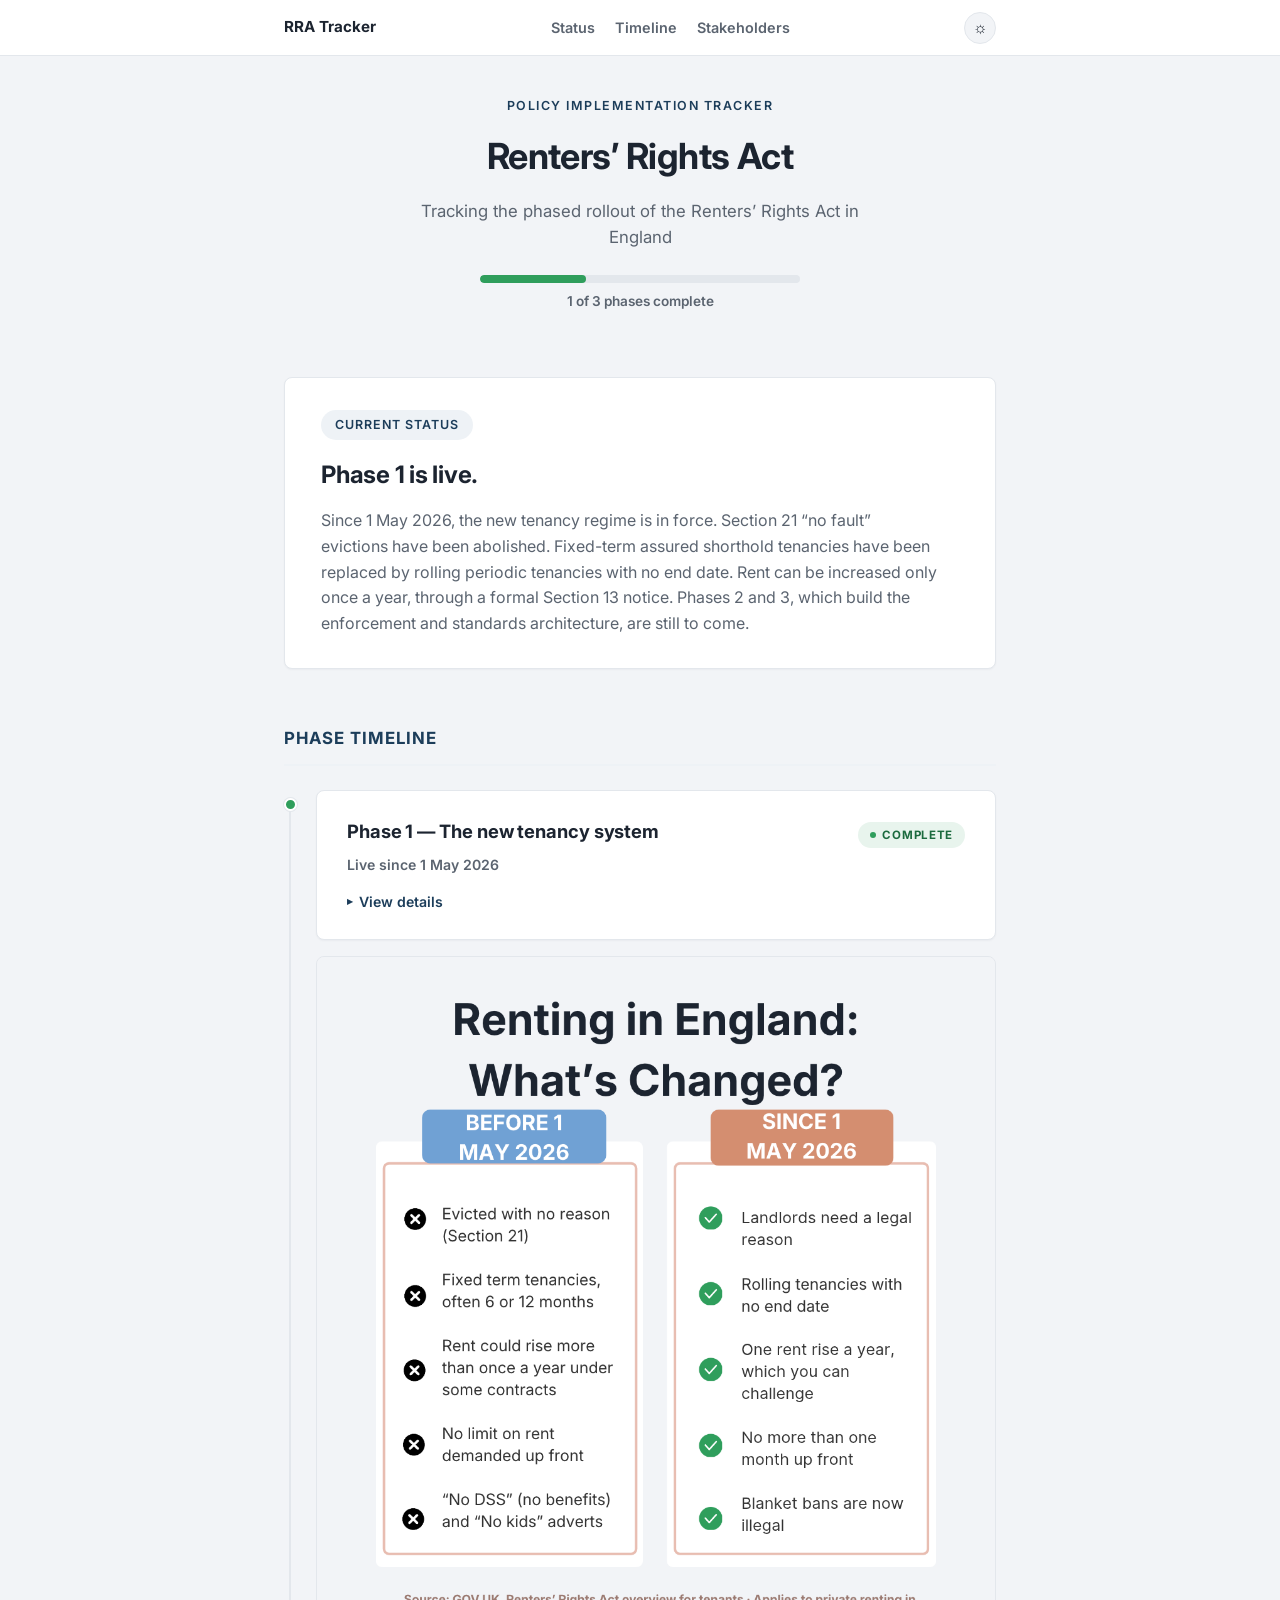
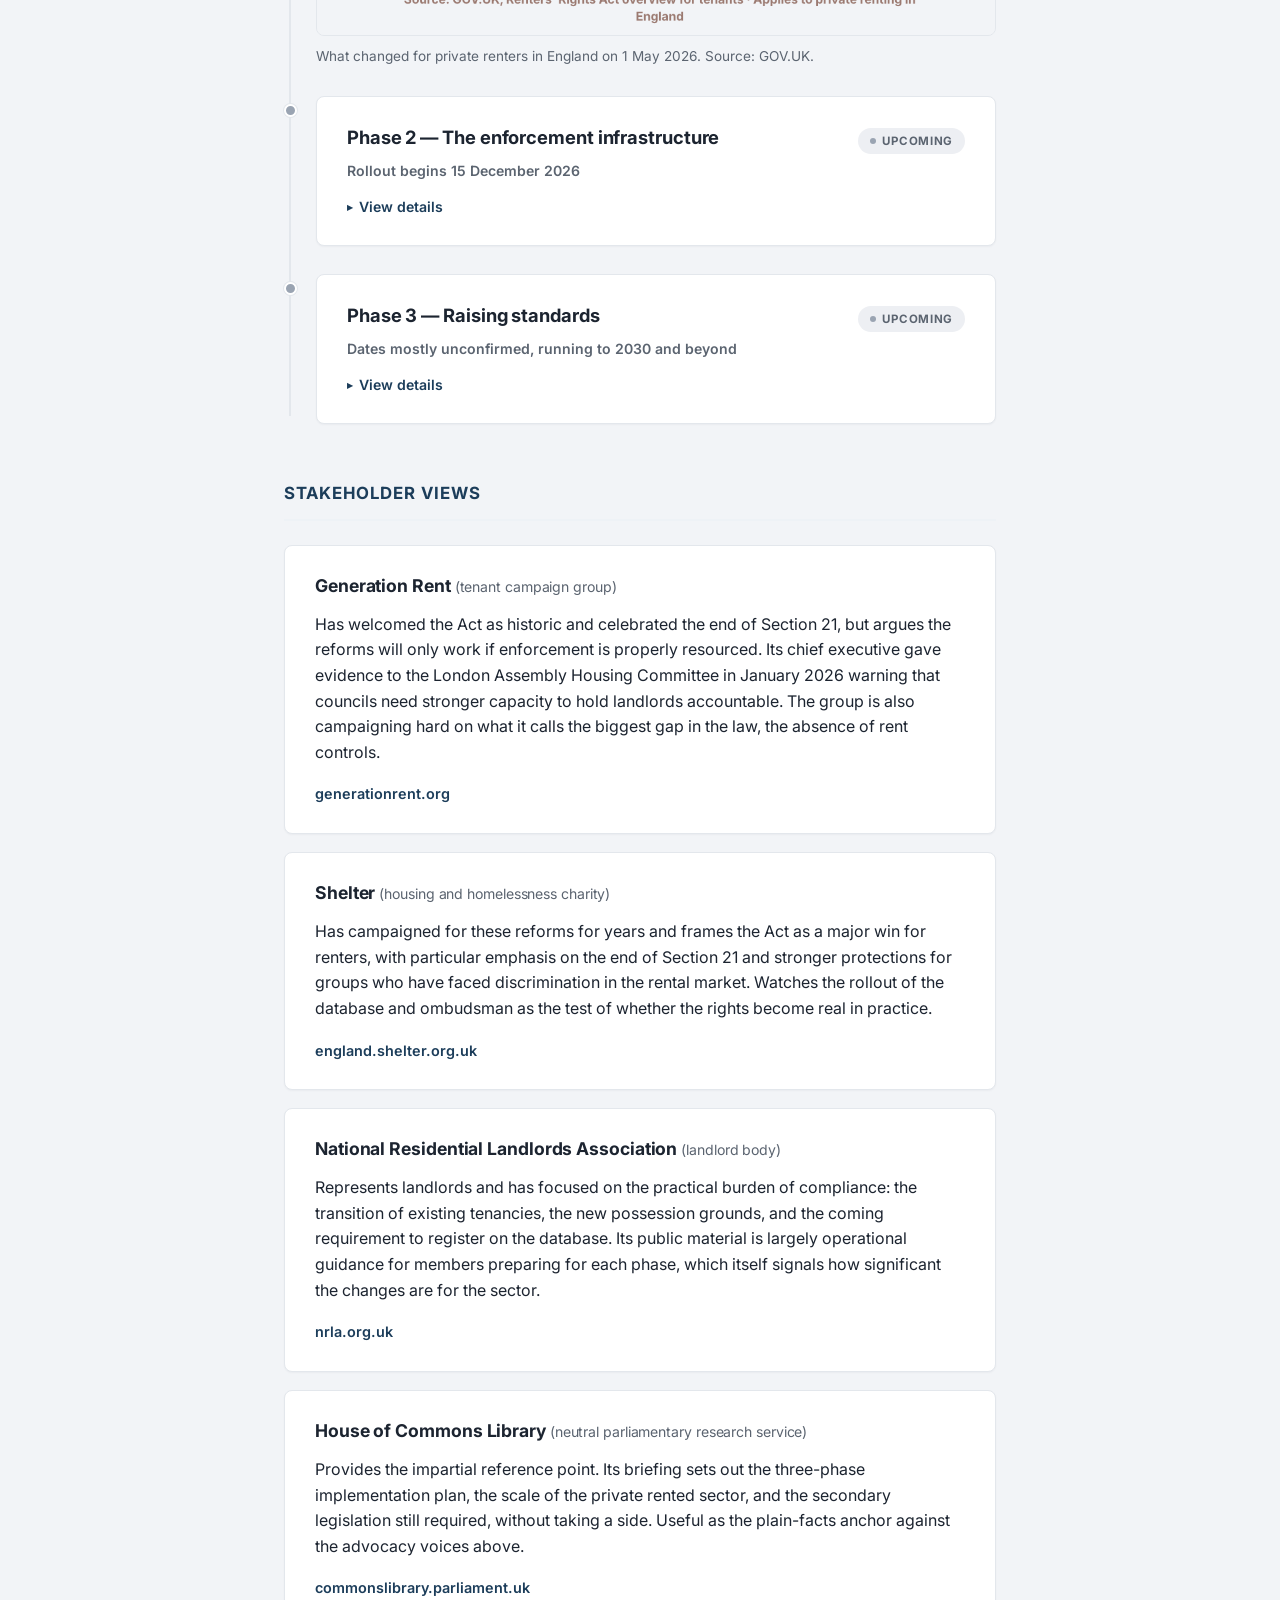
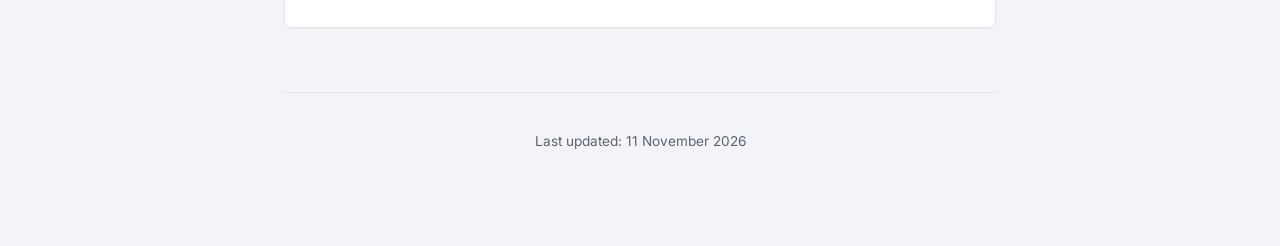
<file: index.html>
<!DOCTYPE html>
<html lang="en">
<head>
  <meta charset="UTF-8">
  <meta name="viewport" content="width=device-width, initial-scale=1.0">
  <title>Renters&rsquo; Rights Act &mdash; Rollout Tracker</title>
  <link rel="preconnect" href="https://fonts.googleapis.com">
  <link rel="preconnect" href="https://fonts.gstatic.com" crossorigin>
  <link href="https://fonts.googleapis.com/css2?family=Inter:wght@400;500;600;700&display=swap" rel="stylesheet">
  <link rel="stylesheet" href="styles.css">
  <script>
    /* Set theme before paint to avoid a flash of the wrong colour scheme. */
    (function () {
      var saved = localStorage.getItem("theme");
      var theme = saved || (window.matchMedia("(prefers-color-scheme: dark)").matches ? "dark" : "light");
      document.documentElement.setAttribute("data-theme", theme);
    })();
  </script>
</head>
<body>
  <nav class="site-nav">
    <div class="site-nav-inner">
      <a class="site-nav-brand" href="#top">RRA Tracker</a>
      <div class="site-nav-links">
        <a href="#status">Status</a>
        <a href="#timeline">Timeline</a>
        <a href="#stakeholders">Stakeholders</a>
      </div>
      <button id="theme-toggle" class="theme-toggle" type="button" aria-label="Toggle dark mode">
        <span class="theme-toggle-icon" aria-hidden="true">&#9788;</span>
      </button>
    </div>
  </nav>

  <div class="page" id="top">
    <header class="page-header">
      <p class="eyebrow">Policy Implementation Tracker</p>
      <h1>Renters&rsquo; Rights Act</h1>
      <p class="subtitle">Tracking the phased rollout of the Renters&rsquo; Rights Act in England</p>

      <div class="progress-summary" aria-label="Overall rollout progress">
        <div class="progress-bar">
          <div class="progress-fill" style="width: 33%;"></div>
        </div>
        <p class="progress-label">1 of 3 phases complete</p>
      </div>
    </header>

    <main>
      <section class="status-box" id="status" aria-labelledby="status-heading">
        <p class="status-tag">Current status</p>
        <h2 id="status-heading" class="status-headline">Phase 1 is live.</h2>
        <p class="status-detail">
          Since 1 May 2026, the new tenancy regime is in force. Section 21 &ldquo;no fault&rdquo;
          evictions have been abolished. Fixed-term assured shorthold tenancies have been
          replaced by rolling periodic tenancies with no end date. Rent can be increased only
          once a year, through a formal Section 13 notice. Phases 2 and 3, which build the
          enforcement and standards architecture, are still to come.
        </p>
      </section>

      <section class="timeline" id="timeline" aria-labelledby="timeline-heading">
        <h2 id="timeline-heading" class="section-heading">Phase Timeline</h2>

        <ol class="timeline-list">
          <li class="timeline-item">
            <span class="timeline-marker status-complete" aria-hidden="true"></span>
            <div class="timeline-card">
              <div class="timeline-card-header">
                <h3 class="timeline-title">Phase 1 &mdash; The new tenancy system</h3>
                <span class="status-badge status-complete">Complete</span>
              </div>
              <p class="timeline-meta">Live since 1 May 2026</p>
              <details class="timeline-details">
                <summary>View details</summary>
                <ul class="timeline-points">
                  <li>Section 21 abolished.</li>
                  <li>All assured shorthold tenancies, including existing ones, converted to assured periodic tenancies with no fixed term.</li>
                  <li>Landlords must now use Section 8 grounds to seek possession.</li>
                  <li>Rent increases limited to once per year via a Section 13 notice.</li>
                  <li>A ban on demanding more than one month&rsquo;s rent up front.</li>
                  <li>New rules against discriminating against tenants with children or on benefits.</li>
                </ul>
              </details>
            </div>

            <figure class="phase-figure">
              <img
                src="images/before-after-1-may-2026.png"
                width="1080" height="1080"
                loading="lazy"
                alt="Comparison of renting in England before and since 1 May 2026. Section 21 no-fault evictions replaced by the need for a legal reason; fixed terms replaced by rolling tenancies; one rent rise a year, which tenants can challenge; no more than one month&rsquo;s rent up front; blanket bans on renters with children or on benefits now illegal.">
              <figcaption>What changed for private renters in England on 1 May 2026. Source: GOV.UK.</figcaption>
            </figure>
          </li>

          <li class="timeline-item">
            <span class="timeline-marker status-upcoming" aria-hidden="true"></span>
            <div class="timeline-card">
              <div class="timeline-card-header">
                <h3 class="timeline-title">Phase 2 &mdash; The enforcement infrastructure</h3>
                <span class="status-badge status-upcoming">Upcoming</span>
              </div>
              <p class="timeline-meta">Rollout begins 15 December 2026</p>
              <details class="timeline-details">
                <summary>View details</summary>
                <ul class="timeline-points">
                  <li>The Private Rented Sector Database, a register landlords must sign up to, opens on 15 December 2026, starting in the West Midlands and rolling out one region a month. All landlords must be registered by 14 November 2027.</li>
                  <li>The PRS Landlord Ombudsman, a redress scheme landlords will be required to join, follows after the database, and the government expects it to be operational in 2028.</li>
                </ul>
                <p class="timeline-note">This is the phase to watch most closely, because it is where the Act either gains teeth or slips.</p>
              </details>
            </div>
          </li>

          <li class="timeline-item">
            <span class="timeline-marker status-upcoming" aria-hidden="true"></span>
            <div class="timeline-card">
              <div class="timeline-card-header">
                <h3 class="timeline-title">Phase 3 &mdash; Raising standards</h3>
                <span class="status-badge status-upcoming">Upcoming</span>
              </div>
              <p class="timeline-meta">Dates mostly unconfirmed, running to 2030 and beyond</p>
              <details class="timeline-details">
                <summary>View details</summary>
                <ul class="timeline-points">
                  <li>Private landlords will need to meet an energy performance rating of EPC C, or hold a valid exemption, by 1 October 2030.</li>
                  <li>The Decent Homes Standard will be extended to the private rented sector.</li>
                  <li>A consultation on extending Awaab&rsquo;s Law, the duty to fix hazards within set timescales, to private renting opened on 9 October 2026 and closes on 18 December 2026.</li>
                </ul>
                <p class="timeline-note">Most dates here are still to be confirmed through secondary legislation.</p>
              </details>
            </div>
          </li>
        </ol>
      </section>

      <section class="stakeholders" id="stakeholders" aria-labelledby="stakeholders-heading">
        <h2 id="stakeholders-heading" class="section-heading">Stakeholder Views</h2>

        <div class="stakeholder-list">
          <div class="stakeholder-card">
            <h3 class="stakeholder-name">Generation Rent <span class="stakeholder-role">(tenant campaign group)</span></h3>
            <p class="stakeholder-text">
              Has welcomed the Act as historic and celebrated the end of Section 21, but argues
              the reforms will only work if enforcement is properly resourced. Its chief
              executive gave evidence to the London Assembly Housing Committee in January 2026
              warning that councils need stronger capacity to hold landlords accountable. The
              group is also campaigning hard on what it calls the biggest gap in the law, the
              absence of rent controls.
            </p>
            <a class="stakeholder-link" href="https://www.generationrent.org" target="_blank" rel="noopener noreferrer">generationrent.org</a>
          </div>

          <div class="stakeholder-card">
            <h3 class="stakeholder-name">Shelter <span class="stakeholder-role">(housing and homelessness charity)</span></h3>
            <p class="stakeholder-text">
              Has campaigned for these reforms for years and frames the Act as a major win for
              renters, with particular emphasis on the end of Section 21 and stronger
              protections for groups who have faced discrimination in the rental market.
              Watches the rollout of the database and ombudsman as the test of whether the
              rights become real in practice.
            </p>
            <a class="stakeholder-link" href="https://england.shelter.org.uk" target="_blank" rel="noopener noreferrer">england.shelter.org.uk</a>
          </div>

          <div class="stakeholder-card">
            <h3 class="stakeholder-name">National Residential Landlords Association <span class="stakeholder-role">(landlord body)</span></h3>
            <p class="stakeholder-text">
              Represents landlords and has focused on the practical burden of compliance: the
              transition of existing tenancies, the new possession grounds, and the coming
              requirement to register on the database. Its public material is largely
              operational guidance for members preparing for each phase, which itself signals
              how significant the changes are for the sector.
            </p>
            <a class="stakeholder-link" href="https://www.nrla.org.uk" target="_blank" rel="noopener noreferrer">nrla.org.uk</a>
          </div>

          <div class="stakeholder-card">
            <h3 class="stakeholder-name">House of Commons Library <span class="stakeholder-role">(neutral parliamentary research service)</span></h3>
            <p class="stakeholder-text">
              Provides the impartial reference point. Its briefing sets out the three-phase
              implementation plan, the scale of the private rented sector, and the secondary
              legislation still required, without taking a side. Useful as the plain-facts
              anchor against the advocacy voices above.
            </p>
            <a class="stakeholder-link" href="https://commonslibrary.parliament.uk" target="_blank" rel="noopener noreferrer">commonslibrary.parliament.uk</a>
          </div>
        </div>
      </section>
    </main>

    <footer class="page-footer">
      <p>Last updated: 11 November 2026</p>
    </footer>
  </div>

  <script src="script.js"></script>
</body>
</html>
</file>
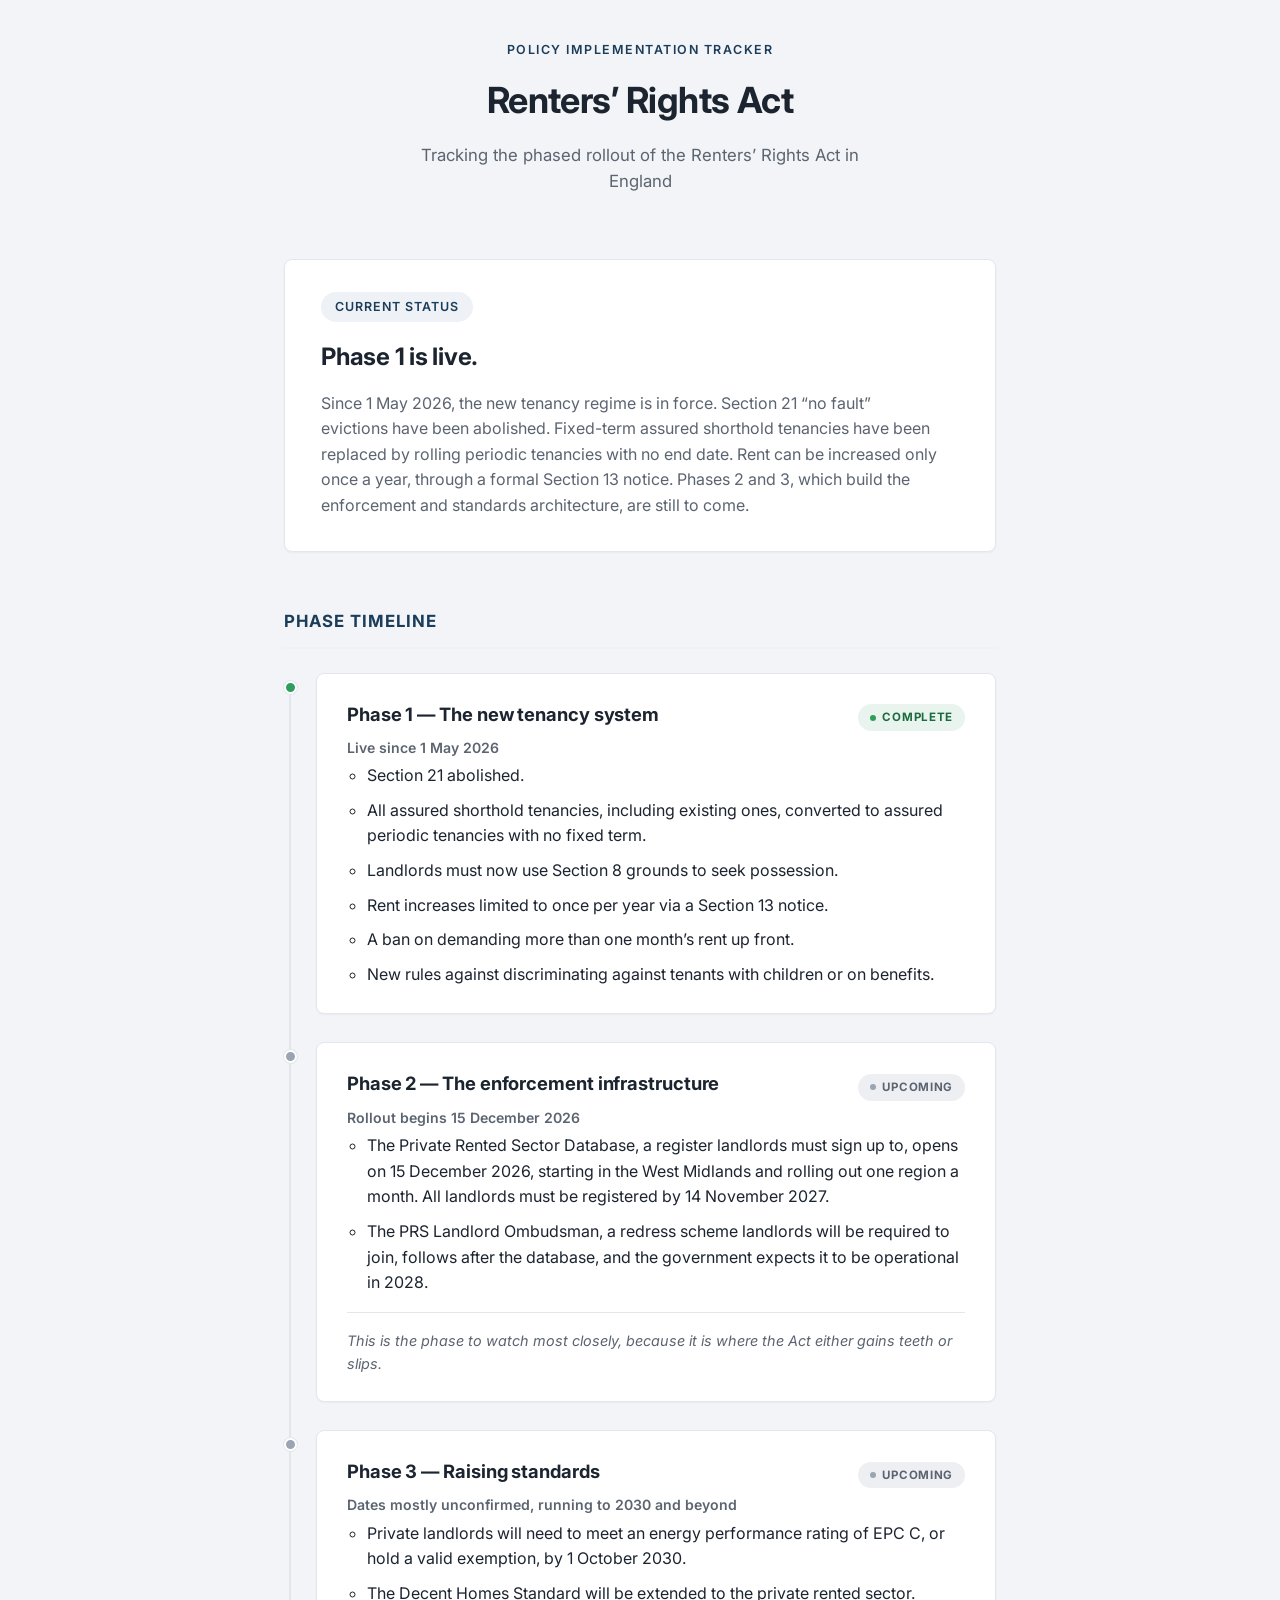
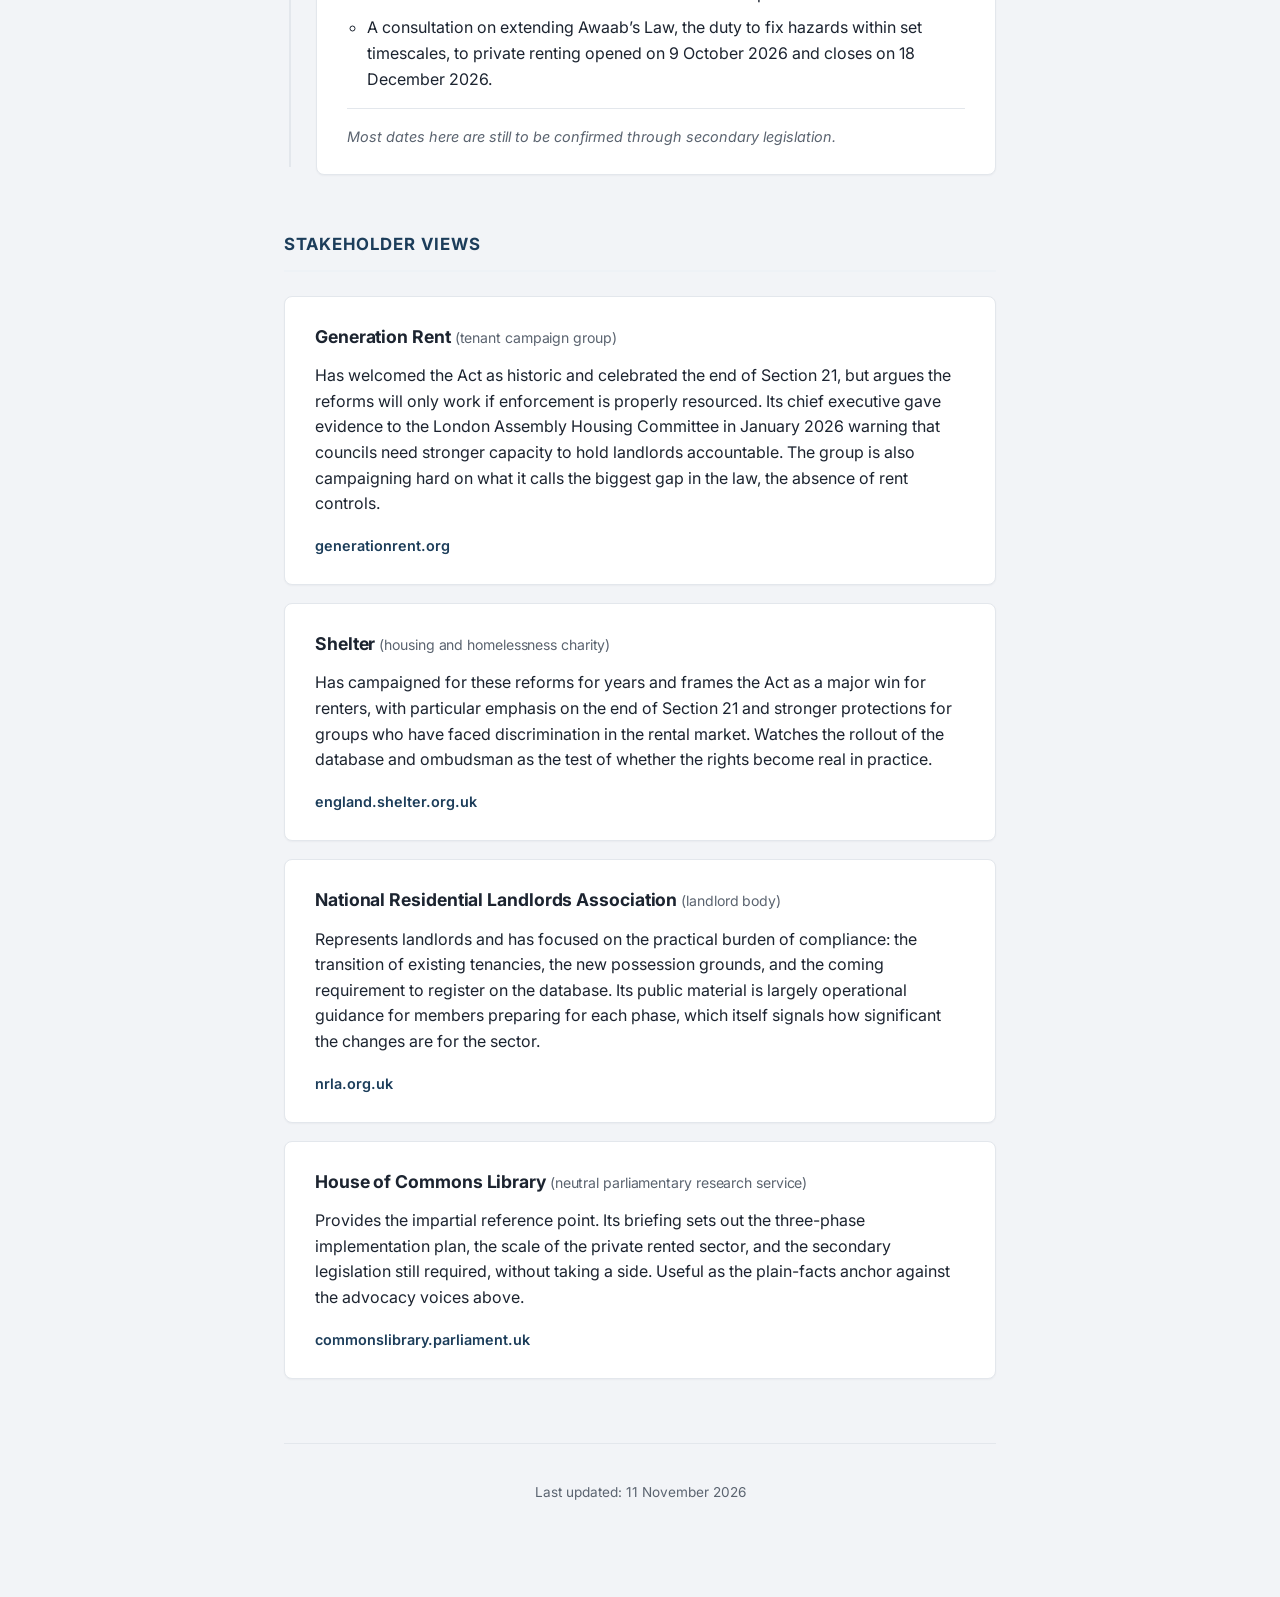
<file: rentersrightsnov.html>
<!DOCTYPE html>
<html lang="en">
<head>
  <meta charset="UTF-8">
  <meta name="viewport" content="width=device-width, initial-scale=1.0">
  <title>Renters&rsquo; Rights Act &mdash; Rollout Tracker</title>
  <link rel="preconnect" href="https://fonts.googleapis.com">
  <link rel="preconnect" href="https://fonts.gstatic.com" crossorigin>
  <link href="https://fonts.googleapis.com/css2?family=Inter:wght@400;500;600;700&display=swap" rel="stylesheet">
  <link rel="stylesheet" href="styles.css">
</head>
<body>
  <div class="page">
    <header class="page-header">
      <p class="eyebrow">Policy Implementation Tracker</p>
      <h1>Renters&rsquo; Rights Act</h1>
      <p class="subtitle">Tracking the phased rollout of the Renters&rsquo; Rights Act in England</p>
    </header>

    <main>
      <section class="status-box" aria-labelledby="status-heading">
        <p class="status-tag">Current status</p>
        <h2 id="status-heading" class="status-headline">Phase 1 is live.</h2>
        <p class="status-detail">
          Since 1 May 2026, the new tenancy regime is in force. Section 21 &ldquo;no fault&rdquo;
          evictions have been abolished. Fixed-term assured shorthold tenancies have been
          replaced by rolling periodic tenancies with no end date. Rent can be increased only
          once a year, through a formal Section 13 notice. Phases 2 and 3, which build the
          enforcement and standards architecture, are still to come.
        </p>
      </section>

      <section class="timeline" aria-labelledby="timeline-heading">
        <h2 id="timeline-heading" class="section-heading">Phase Timeline</h2>

        <ol class="timeline-list">
          <li class="timeline-item">
            <span class="timeline-marker status-complete" aria-hidden="true"></span>
            <div class="timeline-card">
              <div class="timeline-card-header">
                <h3 class="timeline-title">Phase 1 &mdash; The new tenancy system</h3>
                <span class="status-badge status-complete">Complete</span>
              </div>
              <p class="timeline-meta">Live since 1 May 2026</p>
              <ul class="timeline-points">
                <li>Section 21 abolished.</li>
                <li>All assured shorthold tenancies, including existing ones, converted to assured periodic tenancies with no fixed term.</li>
                <li>Landlords must now use Section 8 grounds to seek possession.</li>
                <li>Rent increases limited to once per year via a Section 13 notice.</li>
                <li>A ban on demanding more than one month&rsquo;s rent up front.</li>
                <li>New rules against discriminating against tenants with children or on benefits.</li>
              </ul>
            </div>
          </li>

          <li class="timeline-item">
            <span class="timeline-marker status-upcoming" aria-hidden="true"></span>
            <div class="timeline-card">
              <div class="timeline-card-header">
                <h3 class="timeline-title">Phase 2 &mdash; The enforcement infrastructure</h3>
                <span class="status-badge status-upcoming">Upcoming</span>
              </div>
              <p class="timeline-meta">Rollout begins 15 December 2026</p>
              <ul class="timeline-points">
                <li>The Private Rented Sector Database, a register landlords must sign up to, opens on 15 December 2026, starting in the West Midlands and rolling out one region a month. All landlords must be registered by 14 November 2027.</li>
                <li>The PRS Landlord Ombudsman, a redress scheme landlords will be required to join, follows after the database, and the government expects it to be operational in 2028.</li>
              </ul>
              <p class="timeline-note">This is the phase to watch most closely, because it is where the Act either gains teeth or slips.</p>
            </div>
          </li>

          <li class="timeline-item">
            <span class="timeline-marker status-upcoming" aria-hidden="true"></span>
            <div class="timeline-card">
              <div class="timeline-card-header">
                <h3 class="timeline-title">Phase 3 &mdash; Raising standards</h3>
                <span class="status-badge status-upcoming">Upcoming</span>
              </div>
              <p class="timeline-meta">Dates mostly unconfirmed, running to 2030 and beyond</p>
              <ul class="timeline-points">
                <li>Private landlords will need to meet an energy performance rating of EPC C, or hold a valid exemption, by 1 October 2030.</li>
                <li>The Decent Homes Standard will be extended to the private rented sector.</li>
                <li>A consultation on extending Awaab&rsquo;s Law, the duty to fix hazards within set timescales, to private renting opened on 9 October 2026 and closes on 18 December 2026.</li>
              </ul>
              <p class="timeline-note">Most dates here are still to be confirmed through secondary legislation.</p>
            </div>
          </li>
        </ol>
      </section>

      <section class="stakeholders" aria-labelledby="stakeholders-heading">
        <h2 id="stakeholders-heading" class="section-heading">Stakeholder Views</h2>

        <div class="stakeholder-list">
          <div class="stakeholder-card">
            <h3 class="stakeholder-name">Generation Rent <span class="stakeholder-role">(tenant campaign group)</span></h3>
            <p class="stakeholder-text">
              Has welcomed the Act as historic and celebrated the end of Section 21, but argues
              the reforms will only work if enforcement is properly resourced. Its chief
              executive gave evidence to the London Assembly Housing Committee in January 2026
              warning that councils need stronger capacity to hold landlords accountable. The
              group is also campaigning hard on what it calls the biggest gap in the law, the
              absence of rent controls.
            </p>
            <a class="stakeholder-link" href="https://www.generationrent.org" target="_blank" rel="noopener noreferrer">generationrent.org</a>
          </div>

          <div class="stakeholder-card">
            <h3 class="stakeholder-name">Shelter <span class="stakeholder-role">(housing and homelessness charity)</span></h3>
            <p class="stakeholder-text">
              Has campaigned for these reforms for years and frames the Act as a major win for
              renters, with particular emphasis on the end of Section 21 and stronger
              protections for groups who have faced discrimination in the rental market.
              Watches the rollout of the database and ombudsman as the test of whether the
              rights become real in practice.
            </p>
            <a class="stakeholder-link" href="https://england.shelter.org.uk" target="_blank" rel="noopener noreferrer">england.shelter.org.uk</a>
          </div>

          <div class="stakeholder-card">
            <h3 class="stakeholder-name">National Residential Landlords Association <span class="stakeholder-role">(landlord body)</span></h3>
            <p class="stakeholder-text">
              Represents landlords and has focused on the practical burden of compliance: the
              transition of existing tenancies, the new possession grounds, and the coming
              requirement to register on the database. Its public material is largely
              operational guidance for members preparing for each phase, which itself signals
              how significant the changes are for the sector.
            </p>
            <a class="stakeholder-link" href="https://www.nrla.org.uk" target="_blank" rel="noopener noreferrer">nrla.org.uk</a>
          </div>

          <div class="stakeholder-card">
            <h3 class="stakeholder-name">House of Commons Library <span class="stakeholder-role">(neutral parliamentary research service)</span></h3>
            <p class="stakeholder-text">
              Provides the impartial reference point. Its briefing sets out the three-phase
              implementation plan, the scale of the private rented sector, and the secondary
              legislation still required, without taking a side. Useful as the plain-facts
              anchor against the advocacy voices above.
            </p>
            <a class="stakeholder-link" href="https://commonslibrary.parliament.uk" target="_blank" rel="noopener noreferrer">commonslibrary.parliament.uk</a>
          </div>
        </div>
      </section>
    </main>

    <footer class="page-footer">
      <p>Last updated: 11 November 2026</p>
    </footer>
  </div>
</body>
</html>
</file>
<file: styles.css>
:root {
  --color-bg: #f2f4f7;
  --color-surface: #ffffff;
  --color-border: #e3e7ec;
  --color-text: #1c2430;
  --color-text-muted: #5b6470;

  --color-primary: #1c3d5a;
  --color-primary-muted: #eef2f6;

  --color-complete-bg: #e8f4ed;
  --color-complete-text: #1c6b3f;
  --color-complete-dot: #2f9e5c;

  --color-progress-bg: #fdf1de;
  --color-progress-text: #94590a;
  --color-progress-dot: #e0973a;

  --color-upcoming-bg: #edeff3;
  --color-upcoming-text: #5b6470;
  --color-upcoming-dot: #9aa4b2;

  --radius: 8px;
  --shadow: 0 1px 2px rgba(16, 24, 40, 0.04);

  --nav-height: 56px;
}

/* Dark theme palette. Toggled via the data-theme attribute on <html>. */
:root[data-theme="dark"] {
  --color-bg: #14181f;
  --color-surface: #1c222c;
  --color-border: #2c333f;
  --color-text: #e7eaee;
  --color-text-muted: #98a2b3;

  --color-primary: #7fb0dd;
  --color-primary-muted: #23303e;

  --color-complete-bg: #17301f;
  --color-complete-text: #5fcf8a;
  --color-complete-dot: #3aa863;

  --color-progress-bg: #362a12;
  --color-progress-text: #f0b357;
  --color-progress-dot: #e0973a;

  --color-upcoming-bg: #262c36;
  --color-upcoming-text: #98a2b3;
  --color-upcoming-dot: #6b7480;
}

* {
  box-sizing: border-box;
}

html {
  scroll-behavior: smooth;
}

body {
  margin: 0;
  background: var(--color-bg);
  color: var(--color-text);
  font-family: "Inter", -apple-system, BlinkMacSystemFont, "Segoe UI", Roboto, Helvetica, Arial, sans-serif;
  font-size: 16px;
  line-height: 1.6;
  -webkit-font-smoothing: antialiased;
  transition: background-color 0.2s ease, color 0.2s ease;
}

.page {
  max-width: 760px;
  margin: 0 auto;
  padding: 40px 24px 80px;
}

/* Sticky nav */

.site-nav {
  position: sticky;
  top: 0;
  z-index: 10;
  height: var(--nav-height);
  background: var(--color-surface);
  border-bottom: 1px solid var(--color-border);
  transition: background-color 0.2s ease, border-color 0.2s ease;
}

.site-nav-inner {
  max-width: 760px;
  height: 100%;
  margin: 0 auto;
  padding: 0 24px;
  display: flex;
  align-items: center;
  justify-content: space-between;
  gap: 16px;
}

.site-nav-brand {
  font-weight: 700;
  font-size: 0.95rem;
  color: var(--color-text);
  text-decoration: none;
  flex-shrink: 0;
}

.site-nav-links {
  display: flex;
  gap: 20px;
  flex: 1;
  justify-content: center;
}

.site-nav-links a {
  color: var(--color-text-muted);
  text-decoration: none;
  font-size: 0.9rem;
  font-weight: 600;
}

.site-nav-links a:hover {
  color: var(--color-primary);
}

.theme-toggle {
  flex-shrink: 0;
  width: 32px;
  height: 32px;
  display: flex;
  align-items: center;
  justify-content: center;
  border: 1px solid var(--color-border);
  border-radius: 50%;
  background: var(--color-bg);
  color: var(--color-text);
  cursor: pointer;
  font-size: 1rem;
  line-height: 1;
  padding: 0;
}

.theme-toggle:hover {
  border-color: var(--color-primary);
}

/* Anchor offset so the sticky nav doesn't cover section headings on jump */
#status,
#timeline,
#stakeholders {
  scroll-margin-top: calc(var(--nav-height) + 16px);
}

/* Progress summary */

.progress-summary {
  max-width: 320px;
  margin: 24px auto 0;
}

.progress-bar {
  height: 8px;
  border-radius: 999px;
  background: var(--color-border);
  overflow: hidden;
}

.progress-fill {
  height: 100%;
  background: var(--color-complete-dot);
  border-radius: 999px;
}

.progress-label {
  margin: 8px 0 0;
  color: var(--color-text-muted);
  font-size: 0.85rem;
  font-weight: 600;
}

/* Header */

.page-header {
  text-align: center;
  margin-bottom: 64px;
}

.eyebrow {
  margin: 0 0 12px;
  color: var(--color-primary);
  font-size: 0.78rem;
  font-weight: 600;
  text-transform: uppercase;
  letter-spacing: 0.12em;
}

.page-header h1 {
  font-size: 2.25rem;
  font-weight: 700;
  letter-spacing: -0.015em;
  margin: 0 0 12px;
  color: var(--color-text);
}

.subtitle {
  margin: 0 auto;
  max-width: 480px;
  color: var(--color-text-muted);
  font-size: 1.05rem;
}

/* Layout */

main {
  display: flex;
  flex-direction: column;
  gap: 56px;
}

.section-heading {
  font-size: 1.05rem;
  font-weight: 700;
  text-transform: uppercase;
  letter-spacing: 0.06em;
  color: var(--color-primary);
  margin: 0 0 24px;
  padding-bottom: 12px;
  border-bottom: 2px solid var(--color-primary-muted);
}

/* Status box */

.status-box {
  background: var(--color-surface);
  border: 1px solid var(--color-border);
  border-radius: var(--radius);
  box-shadow: var(--shadow);
  padding: 32px 36px;
  transition: background-color 0.2s ease, border-color 0.2s ease;
}

.status-tag {
  display: inline-block;
  margin: 0 0 16px;
  padding: 5px 14px;
  background: var(--color-primary-muted);
  color: var(--color-primary);
  font-size: 0.78rem;
  font-weight: 600;
  text-transform: uppercase;
  letter-spacing: 0.08em;
  border-radius: 999px;
}

.status-headline {
  margin: 0 0 14px;
  font-size: 1.5rem;
  font-weight: 700;
  letter-spacing: -0.01em;
}

.status-detail {
  margin: 0;
  color: var(--color-text-muted);
  font-size: 1rem;
  max-width: 62ch;
}

/* Timeline */

.timeline-list {
  list-style: none;
  margin: 0;
  padding: 0 0 0 32px;
  position: relative;
}

.timeline-list::before {
  content: "";
  position: absolute;
  left: 5px;
  top: 8px;
  bottom: 8px;
  width: 2px;
  background: var(--color-border);
}

.timeline-item {
  position: relative;
  margin-bottom: 28px;
}

.timeline-item:last-child {
  margin-bottom: 0;
}

.timeline-marker {
  position: absolute;
  left: -32px;
  top: 8px;
  width: 13px;
  height: 13px;
  border-radius: 50%;
  border: 2px solid var(--color-surface);
  box-shadow: 0 0 0 1px var(--color-border);
}

.timeline-marker.status-complete {
  background: var(--color-complete-dot);
}

.timeline-marker.status-progress {
  background: var(--color-progress-dot);
}

.timeline-marker.status-upcoming {
  background: var(--color-upcoming-dot);
}

.timeline-card {
  background: var(--color-surface);
  border: 1px solid var(--color-border);
  border-radius: var(--radius);
  box-shadow: var(--shadow);
  padding: 26px 30px;
  transition: background-color 0.2s ease, border-color 0.2s ease;
}

.timeline-card-header {
  display: flex;
  align-items: baseline;
  justify-content: space-between;
  gap: 16px;
  flex-wrap: wrap;
  margin-bottom: 6px;
}

.timeline-title {
  margin: 0;
  font-size: 1.15rem;
  font-weight: 700;
  letter-spacing: -0.005em;
}

.status-badge {
  flex-shrink: 0;
  display: inline-flex;
  align-items: center;
  gap: 6px;
  padding: 4px 12px;
  font-size: 0.72rem;
  font-weight: 700;
  text-transform: uppercase;
  letter-spacing: 0.06em;
  border-radius: 999px;
}

.status-badge::before {
  content: "";
  width: 6px;
  height: 6px;
  border-radius: 50%;
}

.status-badge.status-complete {
  background: var(--color-complete-bg);
  color: var(--color-complete-text);
}

.status-badge.status-complete::before {
  background: var(--color-complete-dot);
}

.status-badge.status-progress {
  background: var(--color-progress-bg);
  color: var(--color-progress-text);
}

.status-badge.status-progress::before {
  background: var(--color-progress-dot);
}

.status-badge.status-upcoming {
  background: var(--color-upcoming-bg);
  color: var(--color-upcoming-text);
}

.status-badge.status-upcoming::before {
  background: var(--color-upcoming-dot);
}

.phase-figure {
  margin: 16px 0 0;
}

.phase-figure img {
  display: block;
  width: 100%;
  max-width: 700px;
  height: auto;
  border: 1px solid var(--color-border);
  border-radius: var(--radius);
}

.phase-figure figcaption {
  margin-top: 10px;
  color: var(--color-text-muted);
  font-size: 0.85rem;
}

.timeline-meta {
  margin: 0 0 4px;
  color: var(--color-text-muted);
  font-size: 0.88rem;
  font-weight: 600;
}

.timeline-details {
  margin-top: 10px;
}

.timeline-details summary {
  cursor: pointer;
  color: var(--color-primary);
  font-size: 0.88rem;
  font-weight: 600;
  list-style: none;
  display: inline-flex;
  align-items: center;
  gap: 6px;
  user-select: none;
}

.timeline-details summary::-webkit-details-marker {
  display: none;
}

.timeline-details summary::before {
  content: "\25B8"; /* right-pointing triangle */
  font-size: 0.7rem;
  transition: transform 0.15s ease;
}

.timeline-details[open] summary::before {
  transform: rotate(90deg);
}

.timeline-details[open] summary {
  margin-bottom: 14px;
}

.timeline-points {
  margin: 0;
  padding-left: 20px;
  color: var(--color-text);
}

.timeline-points li {
  margin-bottom: 9px;
}

.timeline-points li:last-child {
  margin-bottom: 0;
}

.timeline-note {
  margin: 16px 0 0;
  padding-top: 16px;
  border-top: 1px solid var(--color-border);
  color: var(--color-text-muted);
  font-size: 0.9rem;
  font-style: italic;
}

/* Stakeholders */

.stakeholder-list {
  display: flex;
  flex-direction: column;
  gap: 18px;
}

.stakeholder-card {
  background: var(--color-surface);
  border: 1px solid var(--color-border);
  border-radius: var(--radius);
  box-shadow: var(--shadow);
  padding: 26px 30px;
  transition: background-color 0.2s ease, border-color 0.2s ease;
}

.stakeholder-name {
  margin: 0 0 12px;
  font-size: 1.1rem;
  font-weight: 700;
  letter-spacing: -0.005em;
}

.stakeholder-role {
  font-weight: 400;
  color: var(--color-text-muted);
  font-size: 0.88rem;
}

.stakeholder-text {
  margin: 0 0 16px;
  color: var(--color-text);
}

.stakeholder-link {
  display: inline-block;
  color: var(--color-primary);
  font-weight: 600;
  font-size: 0.9rem;
  text-decoration: none;
  border-bottom: 1px solid transparent;
}

.stakeholder-link:hover {
  border-bottom-color: var(--color-primary);
}

/* Footer */

.page-footer {
  margin-top: 64px;
  padding-top: 24px;
  border-top: 1px solid var(--color-border);
  text-align: center;
  color: var(--color-text-muted);
  font-size: 0.85rem;
}
</file>
